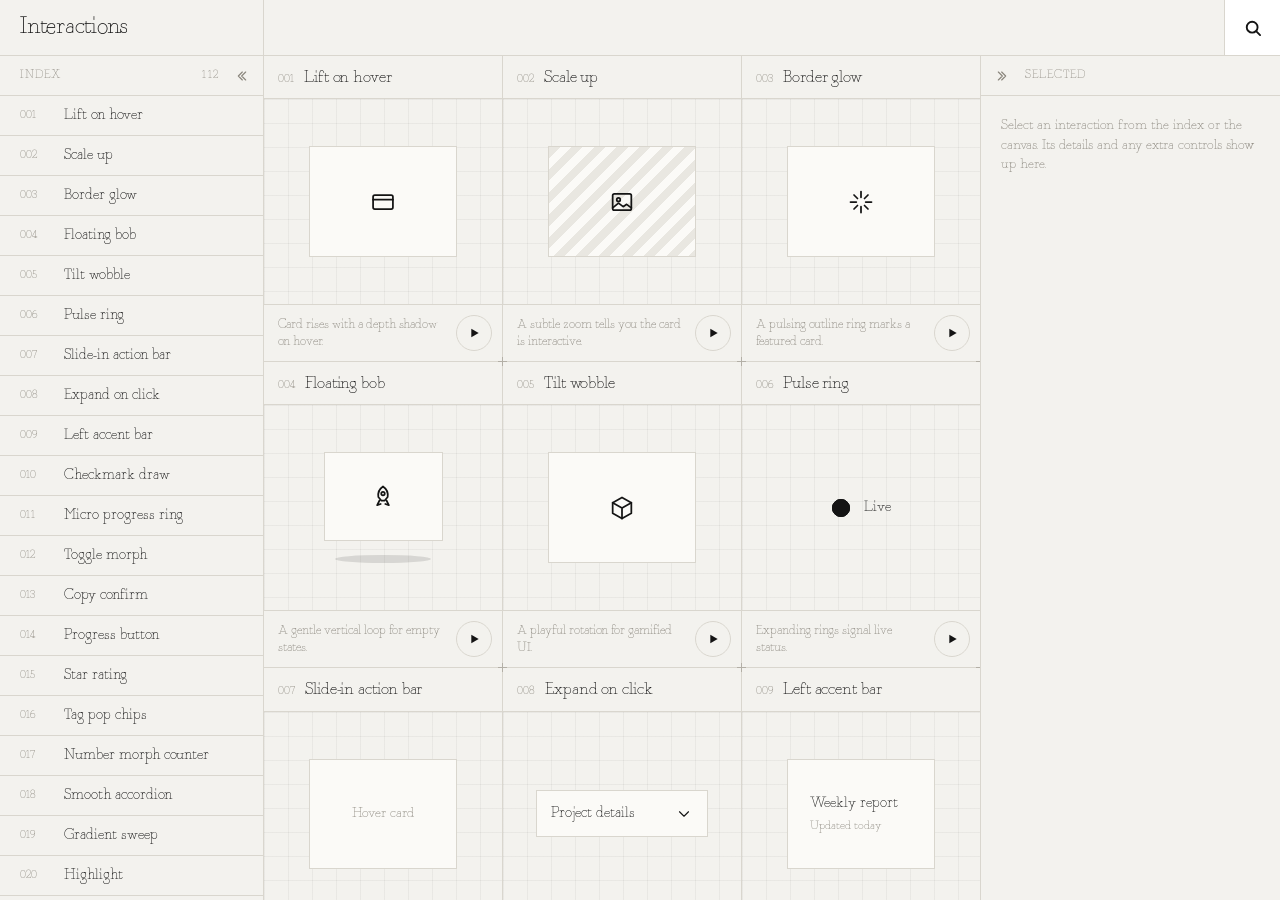
<file: index.html>
<!DOCTYPE html>
<html lang="en">
<head>
<meta charset="UTF-8">
<meta name="viewport" content="width=device-width, initial-scale=1.0">
<title>Interactions</title>
<meta name="description" content="A library of web interactions. Press play on any cell to try it.">
<link rel="preload" href="fonts/Fragmentcore.otf" as="font" type="font/otf" crossorigin>
<link rel="stylesheet" href="css/style.css">
</head>
<body>

<!-- Navigation -->
<header class="nav">
  <a class="nav-title" href="./">Interactions</a>
  <div class="nav-search" id="navSearch">
    <input id="searchInput" type="search" placeholder="Search interactions" autocomplete="off" spellcheck="false" aria-label="Search interactions" aria-controls="grid">
    <button class="nav-clear" id="searchClear" aria-label="Close search">Esc</button>
  </div>
  <button class="nav-btn" id="searchOpen" aria-label="Search interactions" aria-expanded="false">
    <svg width="20" height="20" viewBox="0 0 24 24" fill="none" stroke="currentColor" stroke-width="2.25" stroke-linecap="round" aria-hidden="true"><circle cx="11" cy="11" r="6.5"/><path d="M16 16l4.5 4.5"/></svg>
  </button>
</header>

<div class="app">
  <!-- Left panel: every interaction, no categories -->
  <nav class="left" aria-label="All interactions">
    <button class="rail" data-collapse="left" aria-label="Show index"><svg width="16" height="16" viewBox="0 0 24 24" fill="none" stroke="currentColor" stroke-width="1.75" stroke-linecap="round" stroke-linejoin="round" aria-hidden="true"><path d="M10 6l6 6-6 6M5 6l6 6-6 6"/></svg><span>Index</span></button>
    <div class="panel-body">
      <div class="panel-head"><span>Index</span><span class="ph-r"><span id="count"></span><button class="collapse" data-collapse="left" aria-label="Hide index"><svg width="16" height="16" viewBox="0 0 24 24" fill="none" stroke="currentColor" stroke-width="1.75" stroke-linecap="round" stroke-linejoin="round" aria-hidden="true"><path d="M14 6l-6 6 6 6M19 6l-6 6 6 6"/></svg></button></span></div>
      <ol class="list" id="list"></ol>
    </div>
  </nav>

  <!-- Middle canvas: 3 or 4 columns, infinite rows -->
  <main class="canvas" id="canvas" aria-label="Interaction canvas">
    <div class="grid" id="grid"></div>
    <p class="empty" id="empty" hidden></p>
  </main>

  <!-- Right panel: details + extra controls of the selected interaction -->
  <aside class="right" id="right" aria-label="Interaction controls">
    <button class="rail" data-collapse="right" aria-label="Show controls"><svg width="16" height="16" viewBox="0 0 24 24" fill="none" stroke="currentColor" stroke-width="1.75" stroke-linecap="round" stroke-linejoin="round" aria-hidden="true"><path d="M14 6l-6 6 6 6M19 6l-6 6 6 6"/></svg><span>Controls</span></button>
    <div class="panel-body">
      <div class="panel-head"><span class="ph-l"><button class="collapse" data-collapse="right" aria-label="Hide controls"><svg width="16" height="16" viewBox="0 0 24 24" fill="none" stroke="currentColor" stroke-width="1.75" stroke-linecap="round" stroke-linejoin="round" aria-hidden="true"><path d="M10 6l6 6-6 6M5 6l6 6-6 6"/></svg></button>Selected</span><span id="rpCount"></span></div>
      <div id="rpBody"></div>
    </div>
  </aside>
</div>

<script src="js/core.js"></script>
<script src="js/demos/01-cards.js"></script>
<script src="js/demos/02-text.js"></script>
<script src="js/demos/03-forms.js"></script>
<script src="js/demos/04-fields.js"></script>
<script src="js/demos/05-physics-audio.js"></script>
<script src="js/demos/06-scroll-time-ai.js"></script>
<script src="js/demos/07-colorfield.js"></script>
<script src="js/demos/08-motion-lab.js"></script>
<script src="js/demos/09-santalarch.js"></script>
<script src="js/demos/10-enerblock.js"></script>
<script src="js/app.js"></script>
</body>
</html>
</file>
<file: css/style.css>
/* ─────────────────────────────────────────────────────────────
   Interactions · layout
   Nav on top · left index · middle canvas (3 or 4 columns) · right controls
   One light theme. Grid lines everywhere.
   ───────────────────────────────────────────────────────────── */
@font-face {
  font-family: 'Fragment';
  src: url('../fonts/Fragmentcore.otf') format('opentype');
  font-weight: 400;
  font-style: normal;
  font-display: swap;
}

:root {
  --paper: #F3F2EE;
  --paper2: #E9E7E1;
  --card: #FBFAF7;
  --ink: #141414;
  --muted: #8a867d;
  --line: #D9D6CE;
  --mark: #B3AFA6;
  --rail: 40px;
  --accent: #E8462B;
  --hl: #F4D35E;
  --nav-h: 56px;
  --left-w: 264px;
  --right-w: 300px;
  --cols: 3;
  --ease: cubic-bezier(.2, .8, .2, 1);
  color-scheme: light;
}

* { box-sizing: border-box; margin: 0; padding: 0; }
html, body { height: 100%; }
body {
  font-family: 'Fragment', Georgia, serif;
  font-size: 15px;
  line-height: 1.4;
  color: var(--ink);
  background: var(--paper);
  -webkit-font-smoothing: antialiased;
  overflow: hidden;
}
button, input, select, textarea { font: inherit; color: inherit; }
button { background: none; border: 0; cursor: pointer; }
a { color: inherit; text-decoration: none; cursor: pointer; }
ol, ul { list-style: none; }
[hidden] { display: none !important; }
::selection { background: var(--ink); color: var(--paper); }
:focus-visible { outline: 1px solid var(--ink); outline-offset: 2px; }

/* ── Navigation ── */
.nav {
  position: fixed; inset: 0 0 auto 0; height: var(--nav-h); z-index: 20;
  display: flex; align-items: stretch;
  background: var(--paper); border-bottom: 1px solid var(--line);
}
.nav-title { flex: none; display: flex; align-items: center; padding: 0 20px; font-size: 24px; letter-spacing: -.01em; width: var(--left-w); border-right: 1px solid var(--line); transition: width .45s var(--ease); }
body.left-closed .nav-title { width: auto; }
/* search lives in the free space of the nav bar */
.nav-search { flex: 1; display: flex; align-items: center; gap: 12px; padding: 0 12px 0 20px; background: #fff; visibility: hidden; }
.nav-search.open { visibility: visible; }
.nav-search input { flex: 1; min-width: 0; border: 0; outline: none; background: transparent; font-size: 20px; letter-spacing: -.01em; -webkit-appearance: none; appearance: none; }
.nav-search input::-webkit-search-cancel-button { display: none; }
.nav-search input::placeholder { color: var(--muted); }
.nav-clear { font-size: 12px; padding: 4px 8px; border: 1px solid var(--line); color: var(--muted); transition: color .15s, border-color .15s; }
.nav-clear:hover { color: var(--ink); border-color: var(--mark); }
.nav-btn { flex: none; width: var(--nav-h); display: grid; place-items: center; background: #fff; border-left: 1px solid var(--line); transition: background .2s; }
.nav-btn:hover { background: var(--paper2); }
.nav-btn[aria-expanded=true] { background: #fff; }

/* ── Three-panel app ── */
.app {
  position: fixed; inset: var(--nav-h) 0 0 0;
  display: grid; grid-template-columns: var(--left-w) minmax(0, 1fr) var(--right-w);
  grid-template-rows: minmax(0, 1fr);
  transition: grid-template-columns .45s var(--ease);
}
.app.left-closed { grid-template-columns: var(--rail) minmax(0, 1fr) var(--right-w); }
.app.right-closed { grid-template-columns: var(--left-w) minmax(0, 1fr) var(--rail); }
.app.left-closed.right-closed { grid-template-columns: var(--rail) minmax(0, 1fr) var(--rail); }
.left, .right { position: relative; overflow: clip; min-width: 0; min-height: 0; }
.canvas { min-height: 0; }
.panel-body, .canvas { height: 100%; overflow-y: auto; overscroll-behavior: contain; scrollbar-width: thin; scrollbar-color: var(--line) transparent; }
.panel-body { min-width: 220px; transition: opacity .25s; }
.left { border-right: 1px solid var(--line); }
.right { border-left: 1px solid var(--line); }
/* collapsed panel → thin rail */
.rail { position: absolute; inset: 0; z-index: 3; display: none; flex-direction: column; align-items: center; gap: 14px; padding-top: 12px; color: var(--muted); transition: background .15s, color .15s; }
.rail span { writing-mode: vertical-rl; font-size: 12px; letter-spacing: .08em; text-transform: uppercase; }
.right .rail span { transform: rotate(180deg); }
.rail:hover { background: var(--paper2); color: var(--ink); }
.left-closed .left .rail, .right-closed .right .rail { display: flex; }
.left-closed .left .panel-body, .right-closed .right .panel-body { opacity: 0; pointer-events: none; }
.ph-r, .ph-l { display: flex; align-items: center; gap: 10px; }
.collapse { width: 24px; height: 24px; display: grid; place-items: center; color: var(--muted); transition: color .15s, background .15s; }
.collapse:hover { color: var(--ink); background: var(--paper2); }
.right .panel-head { padding-left: 10px; }
.left .panel-head { padding-right: 10px; }

.panel-head {
  position: sticky; top: 0; z-index: 2; height: 40px; padding: 0 20px;
  display: flex; align-items: center; justify-content: space-between;
  font-size: 12px; letter-spacing: .08em; text-transform: uppercase; color: var(--muted);
  background: var(--paper); border-bottom: 1px solid var(--line);
}

/* left index */
.list li { border-bottom: 1px solid var(--line); }
.li {
  width: 100%; display: grid; grid-template-columns: 38px 1fr 10px; align-items: center; gap: 6px;
  padding: 9px 20px; text-align: left; font-size: 15px; transition: background .15s;
}
.li .n { font-size: 12px; color: var(--muted); font-variant-numeric: tabular-nums; }
.li .d { width: 6px; height: 6px; border-radius: 50%; background: var(--accent); opacity: 0; transition: opacity .2s; }
.li:hover { background: var(--paper2); }
.li.sel { background: var(--ink); color: var(--paper); }
.li.sel .n { color: rgba(243, 242, 238, .55); }
.li.on .d { opacity: 1; }

/* ── Canvas grid ── */
.grid { display: grid; grid-template-columns: repeat(var(--cols), minmax(0, 1fr)); }
.cell {
  position: relative; display: flex; flex-direction: column;
  border-right: 1px solid var(--line); border-bottom: 1px solid var(--line);
  scroll-margin: 24px;
}
.canvas { overflow-x: hidden; }
.grid { margin-right: -1px; } /* hides the last column's right line against the panel border */
/* crosshair marks at grid intersections */
.cell::after {
  content: ""; position: absolute; right: -5px; bottom: -5px; width: 9px; height: 9px; z-index: 3; pointer-events: none;
  background: linear-gradient(var(--mark), var(--mark)) center/1px 100% no-repeat, linear-gradient(var(--mark), var(--mark)) center/100% 1px no-repeat;
}
.cell-h { display: flex; align-items: baseline; gap: 10px; padding: 12px 14px 10px; border-bottom: 1px solid var(--line); cursor: pointer; }
.cell-h .n { font-size: 12px; color: var(--muted); font-variant-numeric: tabular-nums; }
.cell-h h3 { font-weight: 400; font-size: 17px; line-height: 1.2; letter-spacing: -.005em; }
.sw { position: relative; }
.stage {
  position: relative; aspect-ratio: 1 / .86; overflow: hidden;
  display: grid; place-items: center;
  background:
    linear-gradient(rgba(20, 20, 20, .045) 1px, transparent 1px) 0 0 / 24px 24px,
    linear-gradient(90deg, rgba(20, 20, 20, .045) 1px, transparent 1px) 0 0 / 24px 24px;
}
.stage > .ix-cv { position: absolute; inset: 0; width: 100%; height: 100%; display: block; }
/* nothing moves until play */
.cell:not(.is-playing) .stage *, .cell:not(.is-playing) .stage *::before, .cell:not(.is-playing) .stage *::after { animation-play-state: paused !important; }
/* invisible layer over an idle stage: clicking it selects the cell (play only via the play button) */
.cover { position: absolute; inset: 0; z-index: 4; cursor: pointer; }
.cell.is-playing .cover { display: none; }
.cell-f { display: flex; align-items: center; gap: 12px; padding: 10px 10px 10px 14px; border-top: 1px solid var(--line); margin-top: auto; }
.cell-f p { flex: 1; font-size: 13px; color: var(--muted); line-height: 1.35; display: -webkit-box; -webkit-line-clamp: 2; -webkit-box-orient: vertical; overflow: hidden; min-height: 2.7em; }
.play {
  flex: none; width: 36px; height: 36px; border-radius: 50%; border: 1px solid var(--line);
  display: grid; place-items: center; transition: background .2s, color .2s, transform .2s var(--ease);
}
.play:hover { background: var(--ink); color: var(--paper); border-color: var(--ink); }
.cell.is-sel .play { border-color: var(--ink); }
.play:active { transform: scale(.92); }
.cell.is-playing .play, .rp-play.on { background: var(--ink); color: var(--paper); border-color: var(--ink); }
.cell.is-sel { box-shadow: inset 0 0 0 1px var(--ink); z-index: 1; }
.cell.is-sel .cell-h { border-bottom-color: var(--ink); }
.cell.is-sel .cell-f { border-top-color: var(--ink); }
/* selected card: plain white demo area, no graph-paper squares */
.cell.is-sel .stage { background: #fff; box-shadow: inset 1px 0 0 var(--ink), inset -1px 0 0 var(--ink); }

/* ── Right panel ── */
.rp-empty { padding: 20px; color: var(--muted); font-size: 14px; }
.rp-head { padding: 20px; border-bottom: 1px solid var(--line); }
.rp-head .n { font-size: 12px; color: var(--muted); letter-spacing: .06em; }
.rp-head h2 { font-weight: 400; font-size: 28px; line-height: 1.1; margin: 6px 0 10px; letter-spacing: -.01em; }
.rp-head p { font-size: 14px; color: var(--muted); line-height: 1.45; }
.rp-play {
  margin-top: 16px; display: inline-flex; align-items: center; gap: 8px; padding: 8px 16px 8px 12px;
  border: 1px solid var(--line); border-radius: 20px; font-size: 14px; transition: background .2s, color .2s, border-color .2s;
}
.rp-play:hover { background: var(--ink); color: var(--paper); border-color: var(--ink); }
.rp-sec { padding: 18px 20px; border-bottom: 1px solid var(--line); }
.rp-sec h4 { font-weight: 400; font-size: 12px; letter-spacing: .08em; text-transform: uppercase; color: var(--muted); margin-bottom: 14px; }
.rp-none { font-size: 14px; color: var(--muted); }
.ctl { margin-bottom: 16px; }
.ctl:last-child { margin-bottom: 0; }
.ctl-l { display: flex; justify-content: space-between; font-size: 14px; margin-bottom: 8px; }
.ctl-l output { color: var(--muted); font-variant-numeric: tabular-nums; }
.ctl input[type=range] { -webkit-appearance: none; appearance: none; width: 100%; height: 18px; background: transparent; cursor: pointer; }
.ctl input[type=range]::-webkit-slider-runnable-track { height: 1px; background: var(--mark); }
.ctl input[type=range]::-moz-range-track { height: 1px; background: var(--mark); }
.ctl input[type=range]::-webkit-slider-thumb { -webkit-appearance: none; width: 14px; height: 14px; margin-top: -7px; border-radius: 50%; background: #fff; border: 1px solid var(--mark); transition: transform .15s; }
.ctl input[type=range]::-moz-range-thumb { width: 14px; height: 14px; border-radius: 50%; background: #fff; border: 1px solid var(--mark); }
.ctl input[type=range]:active::-webkit-slider-thumb { transform: scale(1.25); background: var(--ink); }
.seg { display: flex; flex-wrap: wrap; border: 1px solid var(--line); }
.seg button { flex: 1 1 auto; padding: 7px 10px; font-size: 13px; border-right: 1px solid var(--line); border-bottom: 1px solid transparent; transition: background .15s, color .15s; }
.seg button:last-child { border-right: 0; }
.seg button.on { background: var(--ink); color: var(--paper); }
.seg button:not(.on):hover { background: var(--paper2); }
.ctl-text { width: 100%; padding: 8px 10px; border: 1px solid var(--line); background: var(--card); outline: none; }
.tgl { display: flex; justify-content: space-between; align-items: center; width: 100%; font-size: 14px; }
.tgl i { width: 34px; height: 18px; border: 1px solid var(--mark); border-radius: 9px; position: relative; transition: background .2s; }
.tgl i::after { content: ""; position: absolute; top: 2px; left: 2px; width: 12px; height: 12px; border-radius: 50%; background: var(--ink); transition: transform .3s cubic-bezier(.5, 1.6, .4, 1), background .2s; }
.tgl[aria-checked=true] i { background: var(--ink); }
.tgl[aria-checked=true] i::after { transform: translateX(16px); background: var(--paper); }
.btns { display: flex; flex-wrap: wrap; gap: 6px; }
.btn { padding: 7px 14px; border: 1px solid var(--line); font-size: 13px; transition: background .15s, color .15s; }
.btn:hover { background: var(--ink); color: var(--paper); border-color: var(--ink); }
.btn:active { transform: translateY(1px); }
.rp-read dl { display: grid; grid-template-columns: auto 1fr; gap: 8px 12px; font-size: 13px; }
.rp-read dt { color: var(--muted); }
.rp-read dd { text-align: right; font-variant-numeric: tabular-nums; }

/* ── Empty search result ── */
.empty { padding: 40px 24px; color: var(--muted); font-size: 16px; }

/* ── Small screens ── */
@media (max-width: 1100px) {
  :root { --left-w: 220px; --right-w: 260px; }
}
@media (max-width: 860px) {
  .app { grid-template-columns: 1fr; }
  .left { display: none; }
  .nav-title { width: auto; border-right: 0; }
  .collapse, .rail { display: none !important; }
  .right .panel-body { opacity: 1 !important; pointer-events: auto !important; }
  .right { overflow: auto; position: fixed; left: 0; right: 0; bottom: 0; max-height: 42vh; background: var(--paper); border-left: 0; border-top: 1px solid var(--line); z-index: 10; transform: translateY(100%); transition: transform .35s var(--ease); }
  .right.show { transform: none; }
}
</file>
